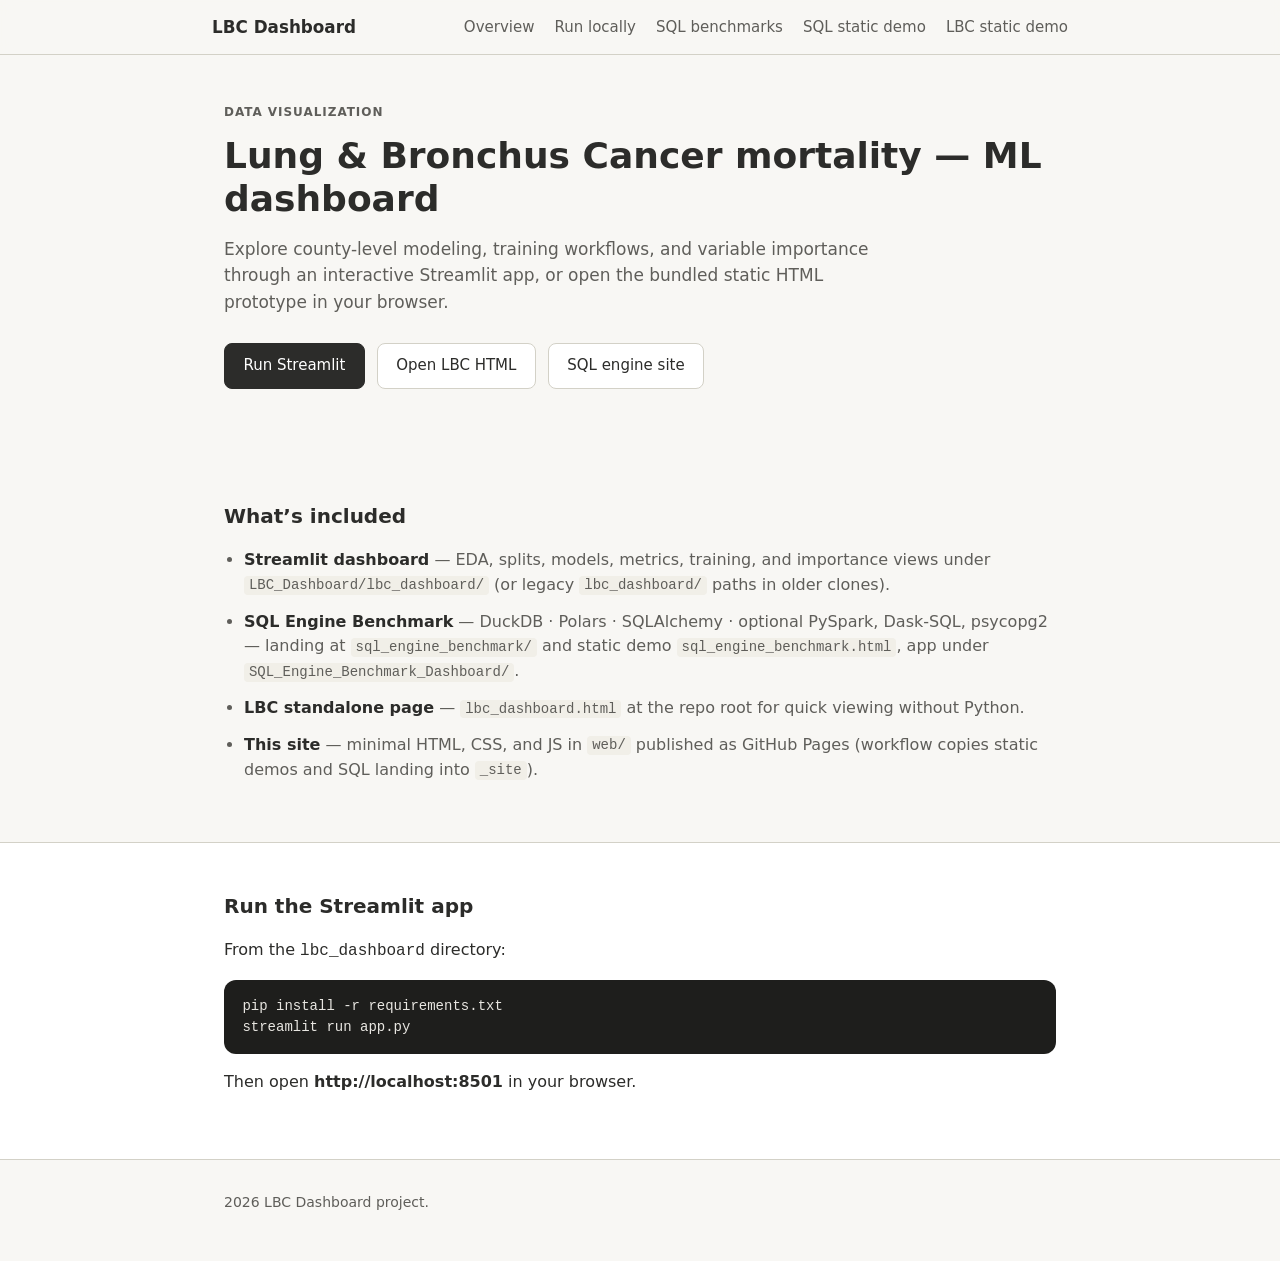
<file: web/index.html>
<!DOCTYPE html>
<html lang="en">
<head>
  <meta charset="UTF-8">
  <meta name="viewport" content="width=device-width, initial-scale=1.0">
  <meta name="description" content="LBC mortality ML dashboard — Streamlit app and static visualization.">
  <title>LBC Dashboard</title>
  <link rel="icon" href="assets/favicon.svg" type="image/svg+xml">
  <link rel="stylesheet" href="css/styles.css">
</head>
<body>
  <a class="skip-link" href="#main">Skip to content</a>
  <header class="site-header">
    <div class="header-inner">
      <a class="logo" href="index.html">LBC Dashboard</a>
      <button type="button" class="nav-toggle" aria-expanded="false" aria-controls="site-nav">
        Menu
      </button>
      <nav id="site-nav" class="site-nav" aria-label="Primary">
        <ul>
          <li><a href="#overview">Overview</a></li>
          <li><a href="#run">Run locally</a></li>
          <li><a href="sql_engine_benchmark/">SQL benchmarks</a></li>
          <li><a href="sql_engine_benchmark.html">SQL static demo</a></li>
          <li><a href="lbc_dashboard.html">LBC static demo</a></li>
        </ul>
      </nav>
    </div>
  </header>

  <main id="main">
    <section class="hero">
      <div class="hero-inner">
        <p class="eyebrow">Data visualization</p>
        <h1>Lung &amp; Bronchus Cancer mortality — ML dashboard</h1>
        <p class="lede">
          Explore county-level modeling, training workflows, and variable importance through
          an interactive Streamlit app, or open the bundled static HTML prototype in your browser.
        </p>
        <div class="hero-actions">
          <a class="btn btn-primary" href="#run">Run Streamlit</a>
          <a class="btn btn-secondary" href="lbc_dashboard.html">Open LBC HTML</a>
          <a class="btn btn-secondary" href="sql_engine_benchmark/">SQL engine site</a>
        </div>
      </div>
    </section>

    <section id="overview" class="section">
      <div class="section-inner">
        <h2>What’s included</h2>
        <ul class="feature-list">
          <li>
            <strong>Streamlit dashboard</strong> — EDA, splits, models, metrics, training, and importance views
            under <code>LBC_Dashboard/lbc_dashboard/</code> (or legacy <code>lbc_dashboard/</code> paths in older clones).
          </li>
          <li>
            <strong>SQL Engine Benchmark</strong> — DuckDB · Polars · SQLAlchemy · optional PySpark, Dask-SQL, psycopg2 —
            landing at <code>sql_engine_benchmark/</code> and static demo <code>sql_engine_benchmark.html</code>, app under
            <code>SQL_Engine_Benchmark_Dashboard/</code>.
          </li>
          <li>
            <strong>LBC standalone page</strong> — <code>lbc_dashboard.html</code> at the repo root for quick viewing
            without Python.
          </li>
          <li>
            <strong>This site</strong> — minimal HTML, CSS, and JS in <code>web/</code> published as GitHub Pages
            (workflow copies static demos and SQL landing into <code>_site</code>).
          </li>
        </ul>
      </div>
    </section>

    <section id="run" class="section section-alt">
      <div class="section-inner">
        <h2>Run the Streamlit app</h2>
        <p>From the <code>lbc_dashboard</code> directory:</p>
        <pre class="code-block"><code>pip install -r requirements.txt
streamlit run app.py</code></pre>
        <p>Then open <strong>http://localhost:8501</strong> in your browser.</p>
      </div>
    </section>
  </main>

  <footer class="site-footer">
    <div class="footer-inner">
      <p><span data-year></span> LBC Dashboard project.</p>
    </div>
  </footer>

  <script src="js/main.js" defer></script>
</body>
</html>
</file>
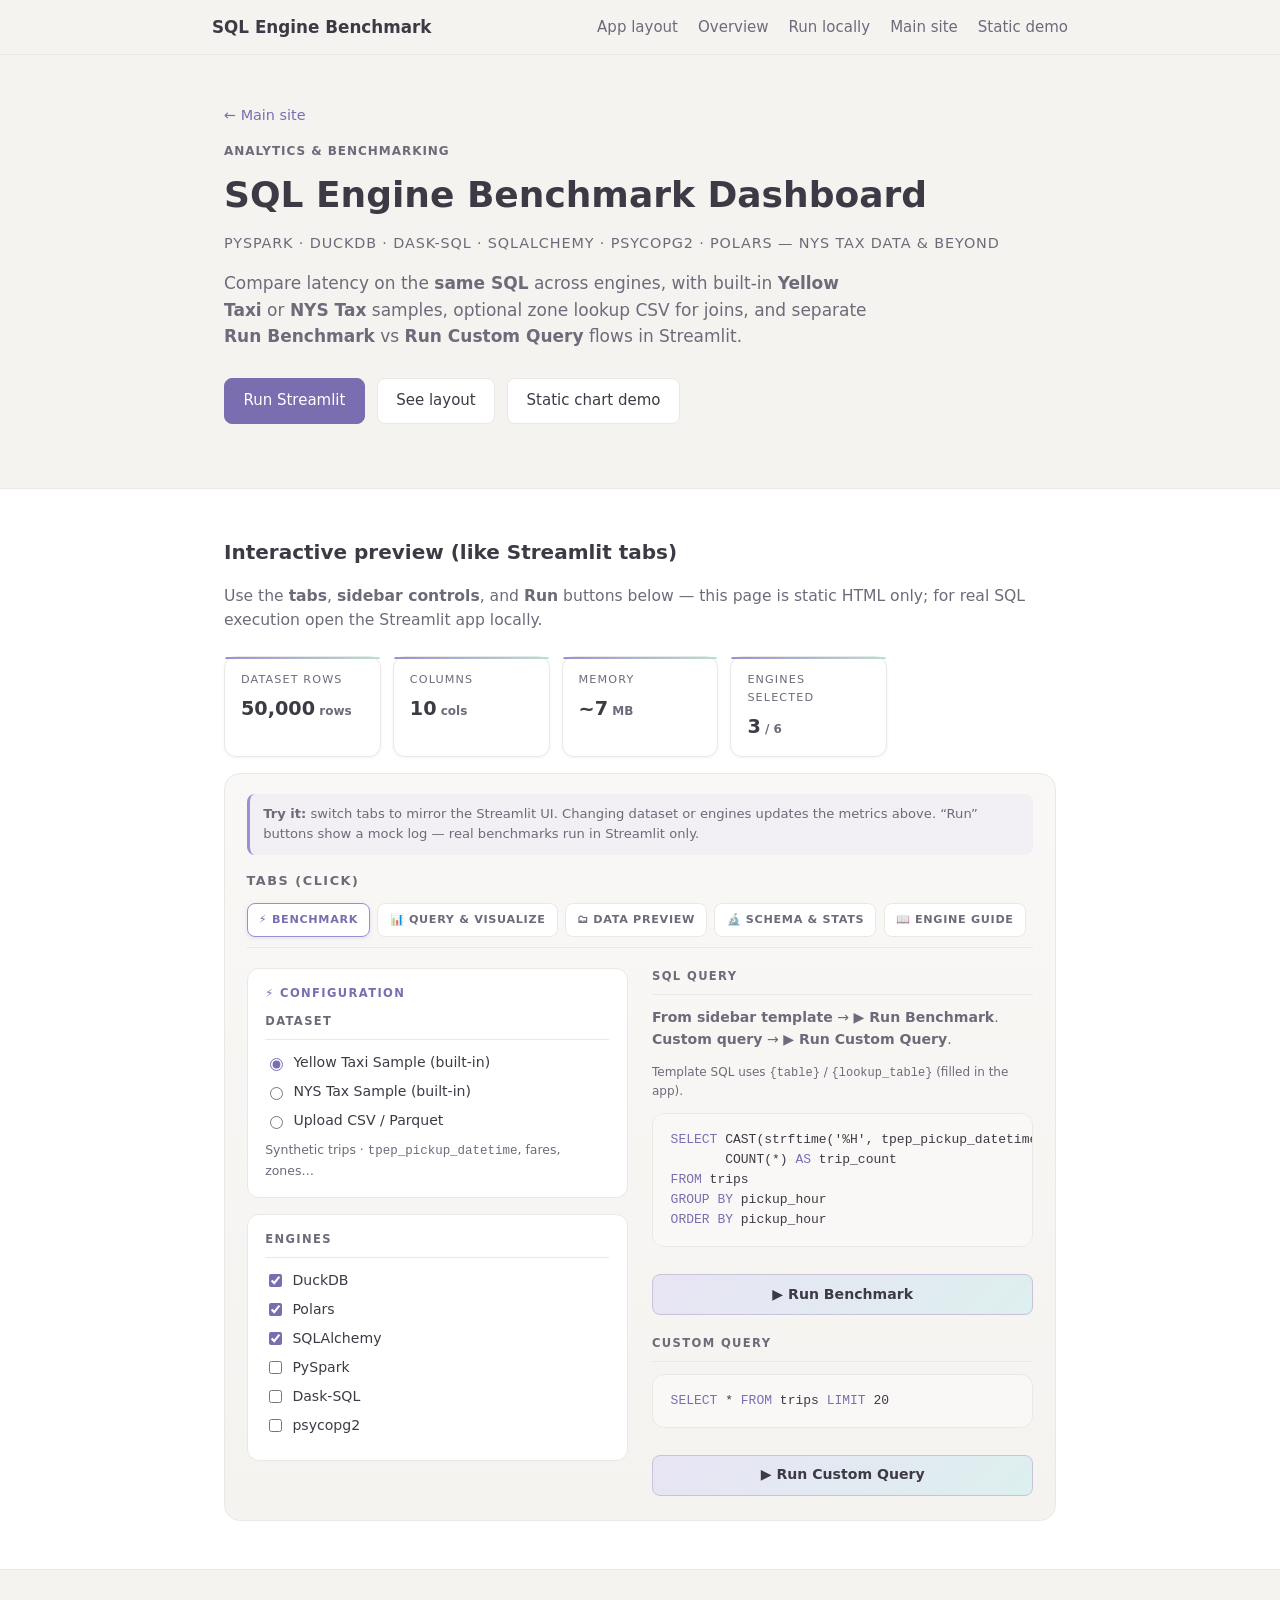
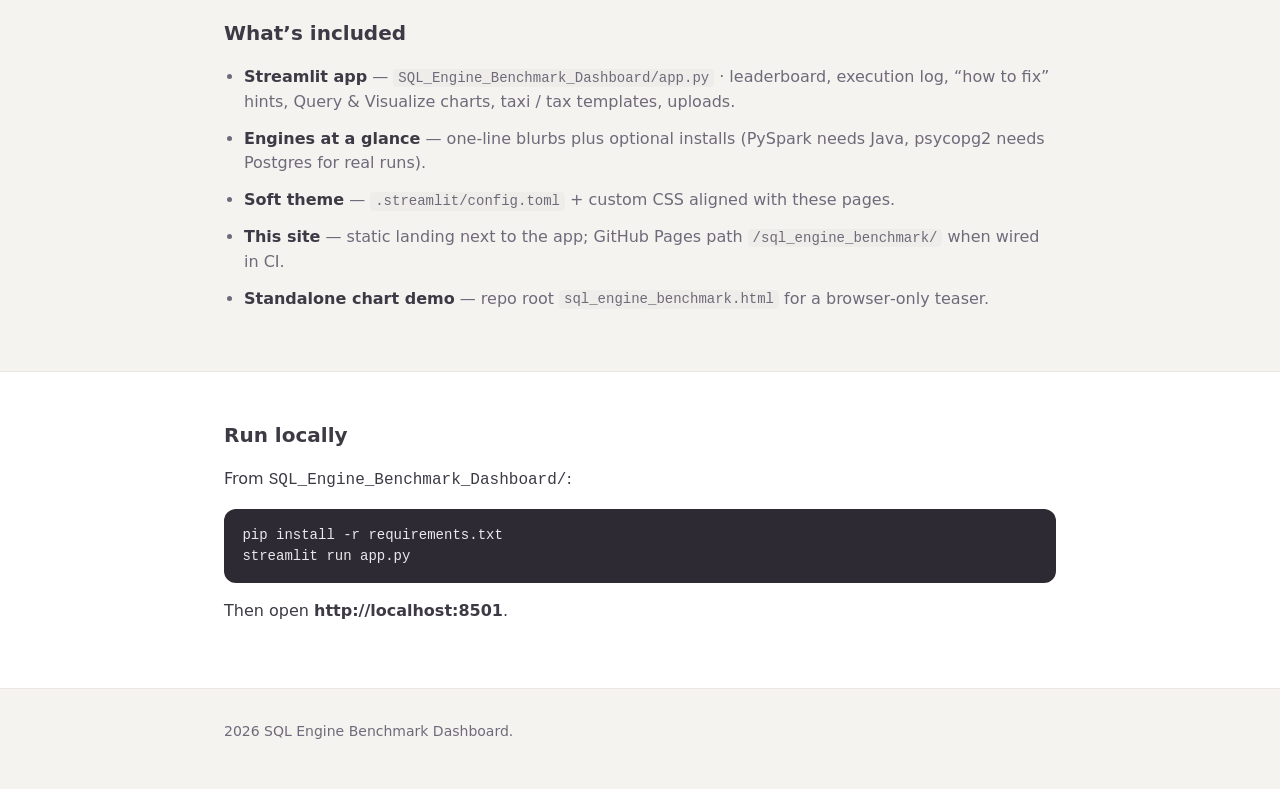
<file: SQL_Engine_Benchmark_Dashboard/web/index.html>
<!DOCTYPE html>
<html lang="en">
<head>
  <meta charset="UTF-8">
  <meta name="viewport" content="width=device-width, initial-scale=1.0">
  <meta name="description" content="SQL Engine Benchmark Dashboard — DuckDB, Polars, SQLAlchemy, PySpark, Dask-SQL, psycopg2 with Yellow Taxi and NYS Tax samples.">
  <title>SQL Engine Benchmark Dashboard</title>
  <link rel="icon" href="assets/favicon.svg" type="image/svg+xml">
  <link rel="stylesheet" href="css/styles.css">
</head>
<body>
  <a class="skip-link" href="#main">Skip to content</a>
  <header class="site-header">
    <div class="header-inner">
      <a class="logo" href="index.html">SQL Engine Benchmark</a>
      <button type="button" class="nav-toggle" aria-expanded="false" aria-controls="site-nav">
        Menu
      </button>
      <nav id="site-nav" class="site-nav" aria-label="Primary">
        <ul>
          <li><a href="#preview">App layout</a></li>
          <li><a href="#overview">Overview</a></li>
          <li><a href="#run">Run locally</a></li>
          <li><a href="../index.html">Main site</a></li>
          <li><a href="../sql_engine_benchmark.html">Static demo</a></li>
        </ul>
      </nav>
    </div>
  </header>

  <main id="main">
    <section class="hero">
      <div class="hero-inner">
        <a class="back-link" href="../index.html">← Main site</a>
        <p class="eyebrow">Analytics &amp; benchmarking</p>
        <h1>SQL Engine Benchmark Dashboard</h1>
        <p class="hero-subtitle">
          PySpark · DuckDB · Dask-SQL · SQLAlchemy · psycopg2 · Polars — NYS Tax Data &amp; Beyond
        </p>
        <p class="lede">
          Compare latency on the <strong>same SQL</strong> across engines, with built‑in <strong>Yellow Taxi</strong>
          or <strong>NYS Tax</strong> samples, optional zone lookup CSV for joins, and separate
          <strong>Run Benchmark</strong> vs <strong>Run Custom Query</strong> flows in Streamlit.
        </p>
        <div class="hero-actions">
          <a class="btn btn-primary" href="#run">Run Streamlit</a>
          <a class="btn btn-secondary" href="#preview">See layout</a>
          <a class="btn btn-secondary" href="../sql_engine_benchmark.html">Static chart demo</a>
        </div>
      </div>
    </section>

    <section id="preview" class="section section-alt">
      <div class="section-inner">
        <h2>Interactive preview (like Streamlit tabs)</h2>
        <p style="margin: 0 0 1rem; color: var(--muted); font-size: 0.975rem;">
          Use the <strong>tabs</strong>, <strong>sidebar controls</strong>, and <strong>Run</strong> buttons below —
          this page is static HTML only; for real SQL execution open the Streamlit app locally.
        </p>

        <div class="preview-row" aria-label="Overview metrics">
          <div class="preview-card">
            <div class="label">Dataset rows</div>
            <div class="value"><span id="metric-rows">50,000</span><span style="font-size:0.75rem;font-weight:600;color:var(--muted)"> rows</span></div>
          </div>
          <div class="preview-card">
            <div class="label">Columns</div>
            <div class="value"><span id="metric-cols">10</span><span style="font-size:0.75rem;font-weight:600;color:var(--muted)"> cols</span></div>
          </div>
          <div class="preview-card">
            <div class="label">Memory</div>
            <div class="value"><span id="metric-mem">~7</span><span style="font-size:0.75rem;font-weight:600;color:var(--muted)"> MB</span></div>
          </div>
          <div class="preview-card">
            <div class="label">Engines selected</div>
            <div class="value"><span id="metric-engines">3</span><span style="font-size:0.75rem;font-weight:600;color:var(--muted)"> / 6</span></div>
          </div>
        </div>

        <div class="streamlit-frame">
          <p class="preview-note">
            <strong>Try it:</strong> switch tabs to mirror the Streamlit UI. Changing dataset or engines updates the metrics above.
            “Run” buttons show a mock log — real benchmarks run in Streamlit only.
          </p>

          <p style="margin: 0 0 0.5rem; font-size: 0.8rem; text-transform: uppercase; letter-spacing: 0.12em; color: var(--muted); font-weight: 600;">
            Tabs (click)
          </p>
          <div class="tab-pills" role="tablist" aria-label="Dashboard tabs">
            <button type="button" class="tab-pill is-active" role="tab" id="tab-bench" aria-selected="true" aria-controls="panel-bench" data-tab="bench">⚡ Benchmark</button>
            <button type="button" class="tab-pill" role="tab" id="tab-viz" aria-selected="false" aria-controls="panel-viz" data-tab="viz">📊 Query &amp; visualize</button>
            <button type="button" class="tab-pill" role="tab" id="tab-data" aria-selected="false" aria-controls="panel-data" data-tab="data">🗂 Data preview</button>
            <button type="button" class="tab-pill" role="tab" id="tab-schema" aria-selected="false" aria-controls="panel-schema" data-tab="schema">🔬 Schema &amp; stats</button>
            <button type="button" class="tab-pill" role="tab" id="tab-guide" aria-selected="false" aria-controls="panel-guide" data-tab="guide">📖 Engine guide</button>
          </div>

          <div class="two-col preview-main">
            <aside class="preview-sidebar-col" aria-label="Sidebar preview">
              <div class="preview-sidebar-box">
                <h4>⚡ Configuration</h4>
                <div class="section-header-mini">Dataset</div>
                <div class="radio-stack" id="dataset-radios">
                  <label><input type="radio" name="dataset-demo" value="taxi" checked> Yellow Taxi Sample (built-in)</label>
                  <label><input type="radio" name="dataset-demo" value="nys"> NYS Tax Sample (built-in)</label>
                  <label><input type="radio" name="dataset-demo" value="upload"> Upload CSV / Parquet</label>
                </div>
                <p id="dataset-hint" style="font-size:0.78rem;color:var(--muted);margin:0.5rem 0 0;">Synthetic trips · <code>tpep_pickup_datetime</code>, fares, zones…</p>
              </div>
              <div class="preview-sidebar-box">
                <div class="section-header-mini">Engines</div>
                <div class="check-stack" id="engine-checks">
                  <label><input type="checkbox" class="eng-chk" value="duck" checked> DuckDB</label>
                  <label><input type="checkbox" class="eng-chk" value="polars" checked> Polars</label>
                  <label><input type="checkbox" class="eng-chk" value="sqla" checked> SQLAlchemy</label>
                  <label><input type="checkbox" class="eng-chk" value="spark"> PySpark</label>
                  <label><input type="checkbox" class="eng-chk" value="dask"> Dask-SQL</label>
                  <label><input type="checkbox" class="eng-chk" value="pg"> psycopg2</label>
                </div>
              </div>
            </aside>

            <div class="preview-panels">
              <div id="panel-bench" class="tab-panel is-active" role="tabpanel" aria-labelledby="tab-bench" data-panel="bench">
                <div class="section-header-mini">SQL query</div>
                <p style="font-size: 0.88rem; color: var(--muted); margin: 0 0 0.75rem;">
                  <strong>From sidebar template</strong> → <strong>▶ Run Benchmark</strong>.
                  <strong>Custom query</strong> → <strong>▶ Run Custom Query</strong>.
                </p>
                <p style="font-size: 0.75rem; color: var(--muted); margin: 0 0 0.35rem;">
                  Template SQL uses <code>{table}</code> / <code>{lookup_table}</code> (filled in the app).
                </p>
                <pre class="sql-snippet" tabindex="0"><code><span class="kw">SELECT</span> CAST(strftime('%H', tpep_pickup_datetime) <span class="kw">AS</span> INTEGER) <span class="kw">AS</span> pickup_hour,
       COUNT(*) <span class="kw">AS</span> trip_count
<span class="kw">FROM</span> trips
<span class="kw">GROUP BY</span> pickup_hour
<span class="kw">ORDER BY</span> pickup_hour</code></pre>
                <button type="button" class="demo-btn" id="btn-run-bench">▶ Run Benchmark</button>
                <div id="out-bench" class="demo-output" aria-live="polite"></div>

                <div class="section-header-mini" style="margin-top:1.25rem;">Custom query</div>
                <pre class="sql-snippet"><code><span class="kw">SELECT</span> * <span class="kw">FROM</span> trips <span class="kw">LIMIT</span> 20</code></pre>
                <button type="button" class="demo-btn" id="btn-run-custom">▶ Run Custom Query</button>
                <div id="out-custom" class="demo-output" aria-live="polite"></div>
              </div>

              <div id="panel-viz" class="tab-panel" role="tabpanel" aria-labelledby="tab-viz" data-panel="viz">
                <div class="section-header-mini">Engine &amp; query</div>
                <p style="font-size:0.9rem;color:var(--muted);margin:0 0 1rem;">
                  Pick one engine, run SQL, then choose chart type: <strong>Auto</strong>, bar, line, scatter, histogram, or table only —
                  same flow as Streamlit’s <strong>Query &amp; Visualize</strong> tab.
                </p>
                <div class="preview-card" style="margin:0;max-width:22rem;">
                  <div class="label">Demo chart</div>
                  <div style="height:120px;background:linear-gradient(180deg,#efede9,#faf8f6);border-radius:8px;display:flex;align-items:flex-end;padding:0.5rem;gap:4px;">
                    <span style="flex:1;background:#9b8fd4;height:45%;border-radius:4px 4px 0 0;"></span>
                    <span style="flex:1;background:#b8dfd7;height:75%;border-radius:4px 4px 0 0;"></span>
                    <span style="flex:1;background:#d4a5c7;height:55%;border-radius:4px 4px 0 0;"></span>
                    <span style="flex:1;background:#9b8fd4;height:90%;border-radius:4px 4px 0 0;"></span>
                  </div>
                  <p style="font-size:0.78rem;color:var(--muted);margin:0.5rem 0 0;">Placeholder bars — Plotly renders live in Streamlit.</p>
                </div>
              </div>

              <div id="panel-data" class="tab-panel" role="tabpanel" aria-labelledby="tab-data" data-panel="data">
                <div class="section-header-mini">Dataset preview</div>
                <p style="font-size:0.88rem;color:var(--muted);margin:0 0 0.75rem;">Filter, sort, row limit — interactive table in the app.</p>
                <table style="width:100%;font-size:0.82rem;border-collapse:collapse;">
                  <thead><tr style="border-bottom:1px solid var(--border);color:var(--muted);font-size:0.72rem;text-transform:uppercase;"><th>trip_distance</th><th>fare_amount</th><th>payment_type</th></tr></thead>
                  <tbody>
                    <tr style="border-bottom:1px solid #ebe8e4;"><td>3.2</td><td>14.50</td><td>1</td></tr>
                    <tr style="border-bottom:1px solid #ebe8e4;"><td>8.1</td><td>32.00</td><td>2</td></tr>
                    <tr><td>1.4</td><td>9.00</td><td>1</td></tr>
                  </tbody>
                </table>
              </div>

              <div id="panel-schema" class="tab-panel" role="tabpanel" aria-labelledby="tab-schema" data-panel="schema">
                <div class="section-header-mini">Schema</div>
                <p style="font-size:0.88rem;color:var(--muted);margin:0 0 0.75rem;">Per-column dtype, null %, describe, correlation heatmap in Streamlit.</p>
                <table style="width:100%;font-size:0.82rem;border-collapse:collapse;">
                  <thead><tr style="border-bottom:1px solid var(--border);color:var(--muted);"><th>Column</th><th>dtype</th></tr></thead>
                  <tbody>
                    <tr style="border-bottom:1px solid #ebe8e4;"><td>tpep_pickup_datetime</td><td>datetime64</td></tr>
                    <tr style="border-bottom:1px solid #ebe8e4;"><td>fare_amount</td><td>float64</td></tr>
                    <tr><td>trip_distance</td><td>float64</td></tr>
                  </tbody>
                </table>
              </div>

              <div id="panel-guide" class="tab-panel" role="tabpanel" aria-labelledby="tab-guide" data-panel="guide">
                <div class="section-header-mini">Engine reference</div>
                <ul class="sidebar-list" style="margin:0;">
                  <li><strong>DuckDB</strong> — embedded OLAP, fast local analytics.</li>
                  <li><strong>Polars</strong> — Rust DataFrames + SQL context.</li>
                  <li><strong>SQLAlchemy</strong> — SQLite in-memory in this dashboard.</li>
                  <li><strong>PySpark</strong> — needs Java; cluster-scale.</li>
                  <li><strong>Dask-SQL</strong> — parallel pandas SQL.</li>
                  <li><strong>psycopg2</strong> — PostgreSQL (needs a server).</li>
                </ul>
              </div>
            </div>
          </div>
        </div>
      </div>
    </section>

    <section id="overview" class="section">
      <div class="section-inner">
        <h2>What’s included</h2>
        <ul class="feature-list">
          <li>
            <strong>Streamlit app</strong> — <code>SQL_Engine_Benchmark_Dashboard/app.py</code> · leaderboard, execution log,
            “how to fix” hints, Query &amp; Visualize charts, taxi / tax templates, uploads.
          </li>
          <li>
            <strong>Engines at a glance</strong> — one‑line blurbs plus optional installs (PySpark needs Java,
            psycopg2 needs Postgres for real runs).
          </li>
          <li>
            <strong>Soft theme</strong> — <code>.streamlit/config.toml</code> + custom CSS aligned with these pages.
          </li>
          <li>
            <strong>This site</strong> — static landing next to the app; GitHub Pages path
            <code>/sql_engine_benchmark/</code> when wired in CI.
          </li>
          <li>
            <strong>Standalone chart demo</strong> — repo root <code>sql_engine_benchmark.html</code> for a browser‑only teaser.
          </li>
        </ul>
      </div>
    </section>

    <section id="run" class="section section-alt">
      <div class="section-inner">
        <h2>Run locally</h2>
        <p>From <code>SQL_Engine_Benchmark_Dashboard/</code>:</p>
        <pre class="code-block"><code>pip install -r requirements.txt
streamlit run app.py</code></pre>
        <p>Then open <strong>http://localhost:8501</strong>.</p>
      </div>
    </section>
  </main>

  <footer class="site-footer">
    <div class="footer-inner">
      <p><span data-year></span> SQL Engine Benchmark Dashboard.</p>
    </div>
  </footer>

  <script src="js/main.js" defer></script>
</body>
</html>
</file>
<file: web/css/styles.css>
:root {
  --bg: #f8f7f4;
  --surface: #ffffff;
  --text: #2c2c2a;
  --muted: #5f5e5a;
  --border: #d3d1c7;
  --accent: #185fa5;
  --accent-hover: #144a84;
  --radius: 12px;
  --font: system-ui, -apple-system, "Segoe UI", Roboto, sans-serif;
  --max-width: 52rem;
}

*,
*::before,
*::after {
  box-sizing: border-box;
}

html {
  scroll-behavior: smooth;
}

body {
  margin: 0;
  font-family: var(--font);
  font-size: 1rem;
  line-height: 1.55;
  color: var(--text);
  background: var(--bg);
}

.skip-link {
  position: absolute;
  left: -9999px;
  z-index: 999;
  padding: 0.5rem 1rem;
  background: var(--text);
  color: #fff;
  text-decoration: none;
}

.skip-link:focus {
  left: 1rem;
  top: 1rem;
}

.site-header {
  position: sticky;
  top: 0;
  z-index: 10;
  background: rgba(248, 247, 244, 0.92);
  backdrop-filter: blur(8px);
  border-bottom: 1px solid var(--border);
}

.header-inner {
  max-width: calc(var(--max-width) + 4rem);
  margin: 0 auto;
  padding: 0.875rem 1.25rem;
  display: flex;
  align-items: center;
  justify-content: space-between;
  gap: 1rem;
}

.logo {
  font-weight: 600;
  font-size: 1.05rem;
  color: var(--text);
  text-decoration: none;
}

.logo:hover {
  color: var(--accent);
}

.site-nav ul {
  list-style: none;
  margin: 0;
  padding: 0;
  display: flex;
  flex-wrap: wrap;
  gap: 0.5rem 1.25rem;
}

.site-nav a {
  color: var(--muted);
  text-decoration: none;
  font-size: 0.9375rem;
}

.site-nav a:hover {
  color: var(--accent);
}

.nav-toggle {
  font: inherit;
  padding: 0.35rem 0.75rem;
  border-radius: 8px;
  border: 1px solid var(--border);
  background: var(--surface);
  cursor: pointer;
  display: none;
}

@media (max-width: 640px) {
  .nav-toggle {
    display: block;
  }

  .header-inner {
    flex-wrap: wrap;
  }

  .logo {
    flex: 1;
    min-width: 0;
  }

  .nav-toggle {
    order: 2;
    flex-shrink: 0;
  }

  .site-nav {
    display: none;
    order: 3;
    flex-basis: 100%;
    width: 100%;
    padding-top: 0.75rem;
    border-top: 1px solid var(--border);
    margin-top: 0.5rem;
  }

  .site-nav.is-open {
    display: block;
  }

  .site-nav ul {
    flex-direction: column;
    gap: 0.5rem;
  }
}

.hero {
  padding: 3rem 1.25rem 4rem;
}

.hero-inner {
  max-width: var(--max-width);
  margin: 0 auto;
}

.eyebrow {
  font-size: 0.75rem;
  font-weight: 600;
  letter-spacing: 0.08em;
  text-transform: uppercase;
  color: var(--muted);
  margin: 0 0 0.75rem;
}

.hero h1 {
  font-size: clamp(1.75rem, 4vw, 2.25rem);
  font-weight: 600;
  line-height: 1.2;
  margin: 0 0 1rem;
}

.lede {
  font-size: 1.0625rem;
  color: var(--muted);
  max-width: 38em;
  margin: 0 0 1.75rem;
}

.hero-actions {
  display: flex;
  flex-wrap: wrap;
  gap: 0.75rem;
}

.btn {
  display: inline-flex;
  align-items: center;
  justify-content: center;
  padding: 0.65rem 1.15rem;
  font-size: 0.9375rem;
  font-weight: 500;
  border-radius: 8px;
  text-decoration: none;
  transition: background 0.15s, color 0.15s, border-color 0.15s;
}

.btn-primary {
  background: var(--text);
  color: #fff;
  border: 1px solid var(--text);
}

.btn-primary:hover {
  background: var(--accent);
  border-color: var(--accent);
}

.btn-secondary {
  background: var(--surface);
  color: var(--text);
  border: 1px solid var(--border);
}

.btn-secondary:hover {
  border-color: var(--accent);
  color: var(--accent);
}

.section {
  padding: 3rem 1.25rem;
}

.section-alt {
  background: var(--surface);
  border-top: 1px solid var(--border);
  border-bottom: 1px solid var(--border);
}

.section-inner {
  max-width: var(--max-width);
  margin: 0 auto;
}

.section h2 {
  font-size: 1.25rem;
  font-weight: 600;
  margin: 0 0 1rem;
}

.feature-list {
  margin: 0;
  padding-left: 1.25rem;
  color: var(--muted);
}

.feature-list li {
  margin-bottom: 0.75rem;
}

.feature-list strong {
  color: var(--text);
}

.feature-list code {
  font-size: 0.875em;
  background: #f1efe8;
  padding: 0.1em 0.35em;
  border-radius: 4px;
}

.code-block {
  margin: 1rem 0 1rem;
  padding: 1rem 1.15rem;
  background: #1e1e1c;
  color: #e8e6e1;
  border-radius: var(--radius);
  overflow-x: auto;
  font-size: 0.875rem;
  line-height: 1.5;
}

.code-block code {
  font-family: ui-monospace, "Cascadia Code", monospace;
}

.site-footer {
  padding: 2rem 1.25rem 3rem;
}

.footer-inner {
  max-width: var(--max-width);
  margin: 0 auto;
}

.site-footer p {
  margin: 0;
  font-size: 0.875rem;
  color: var(--muted);
}
</file>
<file: SQL_Engine_Benchmark_Dashboard/web/css/styles.css>
:root {
  --bg: #f5f3f0;
  --surface: #ffffff;
  --text: #3d3a45;
  --muted: #6f6a7a;
  --border: #ebe8e4;
  --accent: #7a6eb0;
  --accent-hover: #6f5fb8;
  --radius: 12px;
  --font: system-ui, -apple-system, "Segoe UI", Roboto, sans-serif;
  --max-width: 52rem;
}

*,
*::before,
*::after {
  box-sizing: border-box;
}

html {
  scroll-behavior: smooth;
}

body {
  margin: 0;
  font-family: var(--font);
  font-size: 1rem;
  line-height: 1.55;
  color: var(--text);
  background: var(--bg);
}

.skip-link {
  position: absolute;
  left: -9999px;
  z-index: 999;
  padding: 0.5rem 1rem;
  background: var(--text);
  color: #fff;
  text-decoration: none;
}

.skip-link:focus {
  left: 1rem;
  top: 1rem;
}

.site-header {
  position: sticky;
  top: 0;
  z-index: 10;
  background: rgba(245, 243, 240, 0.92);
  backdrop-filter: blur(8px);
  border-bottom: 1px solid var(--border);
}

.header-inner {
  max-width: calc(var(--max-width) + 4rem);
  margin: 0 auto;
  padding: 0.875rem 1.25rem;
  display: flex;
  align-items: center;
  justify-content: space-between;
  gap: 1rem;
}

.logo {
  font-weight: 600;
  font-size: 1.05rem;
  color: var(--text);
  text-decoration: none;
}

.logo:hover {
  color: var(--accent);
}

.site-nav ul {
  list-style: none;
  margin: 0;
  padding: 0;
  display: flex;
  flex-wrap: wrap;
  gap: 0.5rem 1.25rem;
}

.site-nav a {
  color: var(--muted);
  text-decoration: none;
  font-size: 0.9375rem;
}

.site-nav a:hover {
  color: var(--accent);
}

.nav-toggle {
  font: inherit;
  padding: 0.35rem 0.75rem;
  border-radius: 8px;
  border: 1px solid var(--border);
  background: var(--surface);
  cursor: pointer;
  display: none;
}

@media (max-width: 640px) {
  .nav-toggle {
    display: block;
  }

  .header-inner {
    flex-wrap: wrap;
  }

  .logo {
    flex: 1;
    min-width: 0;
  }

  .nav-toggle {
    order: 2;
    flex-shrink: 0;
  }

  .site-nav {
    display: none;
    order: 3;
    flex-basis: 100%;
    width: 100%;
    padding-top: 0.75rem;
    border-top: 1px solid var(--border);
    margin-top: 0.5rem;
  }

  .site-nav.is-open {
    display: block;
  }

  .site-nav ul {
    flex-direction: column;
    gap: 0.5rem;
  }
}

.hero {
  padding: 3rem 1.25rem 4rem;
}

.hero-inner {
  max-width: var(--max-width);
  margin: 0 auto;
}

.eyebrow {
  font-size: 0.75rem;
  font-weight: 600;
  letter-spacing: 0.08em;
  text-transform: uppercase;
  color: var(--muted);
  margin: 0 0 0.75rem;
}

.hero h1 {
  font-size: clamp(1.75rem, 4vw, 2.25rem);
  font-weight: 600;
  line-height: 1.2;
  margin: 0 0 1rem;
}

.lede {
  font-size: 1.0625rem;
  color: var(--muted);
  max-width: 38em;
  margin: 0 0 1.75rem;
}

.hero-actions {
  display: flex;
  flex-wrap: wrap;
  gap: 0.75rem;
}

.btn {
  display: inline-flex;
  align-items: center;
  justify-content: center;
  padding: 0.65rem 1.15rem;
  font-size: 0.9375rem;
  font-weight: 500;
  border-radius: 8px;
  text-decoration: none;
  transition: background 0.15s, color 0.15s, border-color 0.15s;
}

.btn-primary {
  background: var(--accent);
  color: #fff;
  border: 1px solid var(--accent);
}

.btn-primary:hover {
  background: var(--accent-hover);
  border-color: var(--accent-hover);
}

.btn-secondary {
  background: var(--surface);
  color: var(--text);
  border: 1px solid var(--border);
}

.btn-secondary:hover {
  border-color: var(--accent);
  color: var(--accent);
}

.section {
  padding: 3rem 1.25rem;
}

.section-alt {
  background: var(--surface);
  border-top: 1px solid var(--border);
  border-bottom: 1px solid var(--border);
}

.section-inner {
  max-width: var(--max-width);
  margin: 0 auto;
}

.section h2 {
  font-size: 1.25rem;
  font-weight: 600;
  margin: 0 0 1rem;
}

.feature-list {
  margin: 0;
  padding-left: 1.25rem;
  color: var(--muted);
}

.feature-list li {
  margin-bottom: 0.75rem;
}

.feature-list strong {
  color: var(--text);
}

.feature-list code {
  font-size: 0.875em;
  background: #efede9;
  padding: 0.1em 0.35em;
  border-radius: 4px;
}

.code-block {
  margin: 1rem 0 1rem;
  padding: 1rem 1.15rem;
  background: #2d2a33;
  color: #eae8ed;
  border-radius: var(--radius);
  overflow-x: auto;
  font-size: 0.875rem;
  line-height: 1.5;
}

.code-block code {
  font-family: ui-monospace, "Cascadia Code", monospace;
}

.site-footer {
  padding: 2rem 1.25rem 3rem;
}

.footer-inner {
  max-width: var(--max-width);
  margin: 0 auto;
}

.site-footer p {
  margin: 0;
  font-size: 0.875rem;
  color: var(--muted);
}

.back-link {
  display: inline-block;
  margin-bottom: 1rem;
  font-size: 0.9rem;
  color: var(--accent);
  text-decoration: none;
}

.back-link:hover {
  text-decoration: underline;
}

/* App preview blocks (mirror Streamlit chrome) */
.hero-subtitle {
  font-size: 0.9rem;
  color: var(--muted);
  text-transform: uppercase;
  letter-spacing: 0.06em;
  margin: 0.25rem 0 1rem;
}

.preview-row {
  display: grid;
  grid-template-columns: repeat(auto-fill, minmax(140px, 1fr));
  gap: 0.75rem;
  margin: 1.5rem 0 1rem;
}

.preview-card {
  background: var(--surface);
  border: 1px solid var(--border);
  border-radius: 12px;
  padding: 0.9rem 1rem;
  box-shadow: 0 1px 3px rgba(61, 58, 69, 0.06);
  position: relative;
}

.preview-card::before {
  content: "";
  position: absolute;
  top: 0;
  left: 0;
  right: 0;
  height: 2px;
  border-radius: 12px 12px 0 0;
  background: linear-gradient(90deg, #9b8fd4, #b8dfd7);
}

.preview-card .label {
  font-size: 0.7rem;
  text-transform: uppercase;
  letter-spacing: 0.1em;
  color: var(--muted);
  margin-bottom: 0.35rem;
}

.preview-card .value {
  font-weight: 800;
  font-size: 1.2rem;
  color: var(--text);
}

.streamlit-frame {
  background: linear-gradient(180deg, #faf8f6 0%, #f5f3f0 100%);
  border: 1px solid var(--border);
  border-radius: 16px;
  padding: 1.25rem 1.35rem 1.5rem;
  margin-top: 0.5rem;
}

.preview-note {
  font-size: 0.82rem;
  color: var(--muted);
  margin: 0 0 1rem;
  padding: 0.65rem 0.85rem;
  background: rgba(155, 143, 212, 0.08);
  border-radius: 8px;
  border-left: 3px solid #9b8fd4;
}

.tab-pills {
  display: flex;
  flex-wrap: wrap;
  gap: 0.45rem;
  margin: 0.75rem 0 1.25rem;
  border-bottom: 1px solid var(--border);
  padding-bottom: 0.65rem;
}

.tab-pill {
  font: inherit;
  font-size: 0.7rem;
  font-weight: 600;
  padding: 0.45rem 0.7rem;
  border-radius: 8px;
  border: 1px solid var(--border);
  background: var(--surface);
  color: var(--muted);
  letter-spacing: 0.06em;
  text-transform: uppercase;
  cursor: pointer;
  transition: border-color 0.15s, color 0.15s, box-shadow 0.15s;
}

.tab-pill:hover {
  border-color: #c9c2db;
  color: var(--text);
}

.tab-pill:focus-visible {
  outline: 2px solid var(--accent);
  outline-offset: 2px;
}

.tab-pill.is-active {
  color: var(--accent);
  border-color: #9b8fd4;
  box-shadow: 0 1px 4px rgba(155, 143, 212, 0.25);
}

.tab-panel {
  display: none;
  animation: fadeIn 0.2s ease;
}

.tab-panel.is-active {
  display: block;
}

@keyframes fadeIn {
  from {
    opacity: 0;
  }
  to {
    opacity: 1;
  }
}

.preview-sidebar-box {
  background: var(--surface);
  border: 1px solid var(--border);
  border-radius: 12px;
  padding: 1rem 1.1rem;
  margin-bottom: 1rem;
}

.preview-sidebar-box h4 {
  margin: 0 0 0.65rem;
  font-size: 0.72rem;
  text-transform: uppercase;
  letter-spacing: 0.12em;
  color: #7a6eb0;
}

.radio-stack label,
.check-stack label {
  display: flex;
  align-items: center;
  gap: 0.45rem;
  font-size: 0.88rem;
  color: var(--text);
  margin-bottom: 0.45rem;
  cursor: pointer;
}

.radio-stack input,
.check-stack input {
  accent-color: var(--accent);
}

.demo-btn {
  font: inherit;
  width: 100%;
  padding: 0.55rem 1rem;
  margin-top: 0.65rem;
  border-radius: 8px;
  border: 1px solid #c9c2db;
  background: linear-gradient(135deg, #e8e4f4, #ddefee);
  color: var(--text);
  font-weight: 600;
  font-size: 0.88rem;
  cursor: pointer;
}

.demo-btn:hover {
  border-color: #9b8fd4;
}

.demo-btn:focus-visible {
  outline: 2px solid var(--accent);
  outline-offset: 2px;
}

.demo-output {
  margin-top: 1rem;
  padding: 0.85rem 1rem;
  font-size: 0.82rem;
  font-family: ui-monospace, monospace;
  background: #faf8f6;
  border: 1px solid var(--border);
  border-radius: 8px;
  color: var(--muted);
  display: none;
}

.demo-output.is-visible {
  display: block;
}

.demo-output strong {
  color: #5d9b7a;
}

.section-header-mini {
  font-size: 0.72rem;
  text-transform: uppercase;
  letter-spacing: 0.12em;
  color: var(--muted);
  border-bottom: 1px solid var(--border);
  padding-bottom: 0.5rem;
  margin-bottom: 0.75rem;
  font-weight: 600;
}

.sql-snippet {
  margin: 0.75rem 0 1rem;
  padding: 1rem 1.1rem;
  border-radius: 12px;
  background: #faf8f6;
  border: 1px solid var(--border);
  font-family: ui-monospace, "Cascadia Code", monospace;
  font-size: 0.8125rem;
  line-height: 1.55;
  overflow-x: auto;
  color: var(--text);
}

.sql-snippet .kw {
  color: #7a6eb0;
}

.sidebar-list {
  margin: 0.5rem 0 0;
  padding-left: 1.1rem;
  color: var(--muted);
}

.sidebar-list li {
  margin-bottom: 0.5rem;
}

.two-col {
  display: grid;
  grid-template-columns: minmax(0, 1fr) minmax(0, 1fr);
  gap: 1.5rem;
  align-items: start;
}

.two-col.preview-main {
  margin-top: 0.25rem;
}

.preview-sidebar-col {
  min-width: 0;
}

.preview-panels {
  min-width: 0;
}

@media (max-width: 720px) {
  .two-col {
    grid-template-columns: 1fr;
  }
}
</file>
